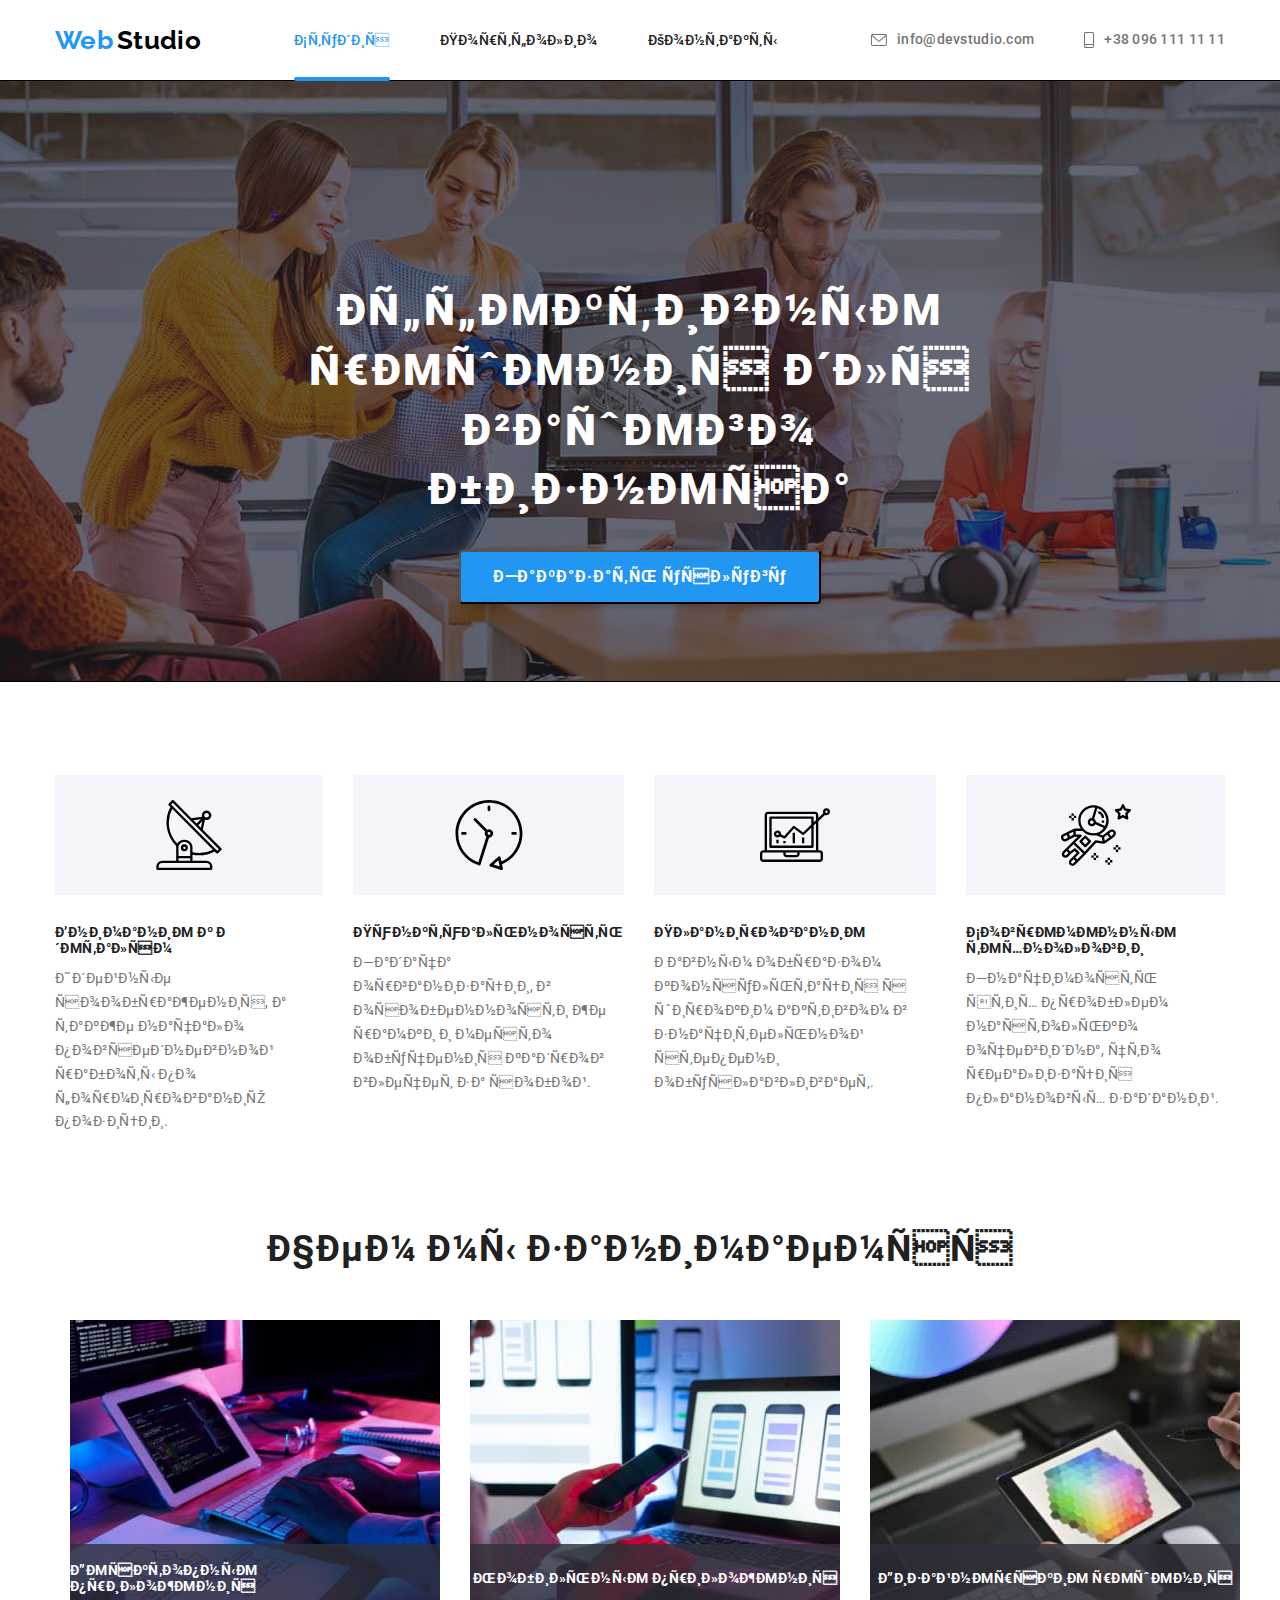
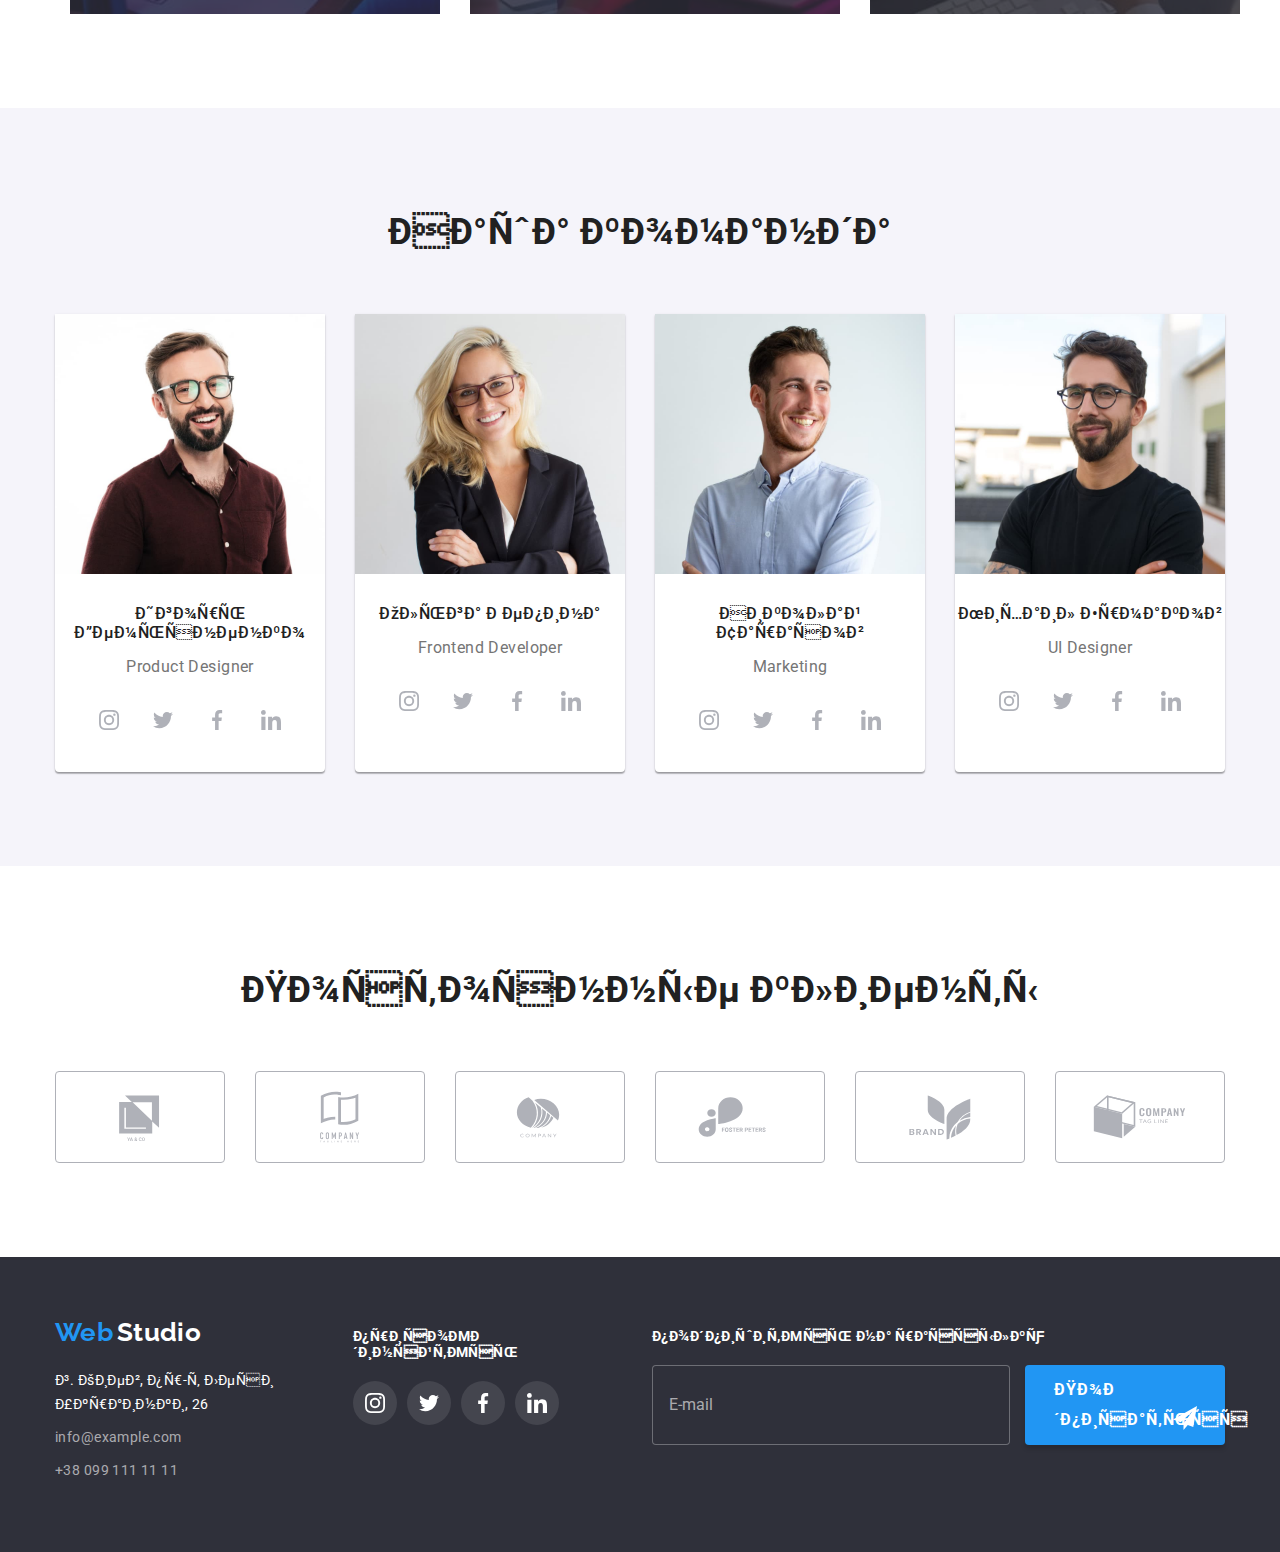
<file: index.html>
<!DOCTYPE html>
<html lang="ru">
  <head>
    <social-links__meta charset="UTF-8" />
    <social-links__meta http-equiv="X-UA-Compatible" content="IE=edge" />
    <social-links__meta name="viewport" content="width=device-width, initial-scale=1.0" />
    <title>Document</title>
    <link
      rel="stylesheet"
      href="https://cdnjs.cloudflare.com/ajax/libs/modern-normalize/1.1.0/modern-normalize.min.css"
    />
    <link rel="stylesheet" href="./css/main.min.css" />
    <link
      href="https://fonts.googleapis.com/css2?family=Raleway:wght@700&family=Roboto:wght@400;500;700;900&display=swap"
      rel="stylesheet"
    />
  </head>
  <body>
    <!--верняя линия-->
    <header class="header">
      <div class="header__container container">
        <nav class="navigation">
          <a href="/" lang="en" class="logo">
            <span class="logo__accent">Web</span>
            <span class="logo__nav">Studio</span>
          </a>

          <ul class="site-nav">
            <li class="site-nav__list">
              <a href="" class="site-nav__link--current site-nav__link link">Студия</a>
            </li>
            <li class="site-nav__list">
              <a href="./portfolio.html" class="site-nav__link link">Портфолио</a>
            </li>
            <li class="site-nav__list"><a href="" class="site-nav__link link">Контакты</a></li>
          </ul>
        </nav>
        <ul class="nav-contacts">
          <li class="nav-contacts__list">
            <a href="mailto:info@devstudio.com" class="nav-contacts__mail link">
              <svg class="envelope-logo" width="16" height="12">
                <use href="./images/symbol-defs.svg#envelope"></use></svg>info@devstudio.com</a>
          </li>
          <li class="nav-contacts__list">
            <a href="tel:+380961111111" class="nav-contacts__phone link">
              <svg class="smartphone-logo" width="10" height="16">
                <use href="./images/symbol-defs.svg#smartphone"></use></svg>+38 096 111 11 11</a>
          </li>
        </ul>
      </div>
    </header>

    <main>
      <!-- Шапка -->
      <section class="hero section">
        <div class="hero__container">
          <h1 class="hero__text">Эффективные решения для вашего бизнеса</h1>
          <button type="button" class="hero__button" data-modal-open>Заказать услугу</button>
          
        </div>
        
        
      </section>

      <!-- Особенности -->
      <section class="features section">
        <div class="features__container container">
          <h2 class="features__title--visually-hidden">Особенности</h2>
          <div class="features__item">
            <ul class="features__list">
              <li class="features__content">
                <div class="features__icons">
                  <svg class="features__icon" width="70" height="70">
                    <use href="./images/symbol-defs.svg#antenna"></use>
                  </svg>
                </div>
                <h3 class="features__name">Внимание к деталям</h3>
                <p class="features__text">
                  Идейные соображения, а также начало повседневной работы по
                  формированию позиции.
                </p>
              </li>
              <li class="features__content">
                <div class="features__icons">
                  <svg class="features_icon" width="70" height="70">
                    <use href="./images/symbol-defs.svg#clock"></use>
                  </svg>
                </div>
                <h3 class="features__name">Пунктуальность</h3>
                <p class="features__text">
                  Задача организации, в особенности же рамки и место обучения
                  кадров влечет за собой.
                </p>
              </li>
              <li class="features__content">
                <div class="features__icons">
                  <svg class="features__icon" width="70" height="70">
                    <use href="./images/symbol-defs.svg#diagram"></use>
                  </svg>
                </div>
                <h3 class="features__name">Планирование</h3>
                <p class="features__text">
                  Равным образом консультация с широким активом в значительной
                  степени обуславливает.
                </p>
              </li>
              <li class="features__content">
                <div class="features__icons">
                  <svg class="features__icon" width="70" height="70">
                    <use href="./images/symbol-defs.svg#astronaut"></use>
                  </svg>
                </div>
                <h3 class="features__name">Современные технологии</h3>
                <p class="features__text">
                  Значимость этих проблем настолько очевидна, что реализация
                  плановых заданий.
                </p>
              </li>
            </ul>
          </div>
        </div>
      </section>

      <!-- Чем мы занимаемся -->
      <section class="work-example section">
        <div class="business container">
          <h3 class="business__title">Чем мы занимаемся</h3>
          <ul class="business__list">
            <li class="business__item">
              <img
                src="./images/img1.jpg"
                alt="Разработка программного обеспечения"
                width="370"
                class="business__example"
              />
              <h4 class="business__details">
                Десктопные приложения
              </h4>
            </li>
            <li class="business__item">
              <img
                src="./images/img2.jpg"
                alt="Разработка мобильного приложения"
                width="370"
                class="business__example"
              />
              <h4 class="business__details">
                Мобильные приложения
              </h4>
            </li>
            <li class="business__item">
              <img
                src="./images/img3.jpg"
                alt="Графический дизайн"
                width="370"
                class="busines__example"
              />
              <h4 class="business__details">
                Дизайнерские решения
              </h4>
            </li>
          </ul>
        </div>
      </section>
      <!-- Наша команда -->
      <section class="people section">
        <div class="team container">
          <h3 class="team__title">Наша команда</h3>
          <ul class="team__item">
            <li class="team__list">
              <img
                src="./images/img-product-designer.jpg"
                alt="фото Игоря Демьяненко"
                width="270"
                class="team__img" />

              <div class="team__description">
                <h3 class="team__name">Игорь Демьяненко</h3>
                <p lang="en" class="team__occupation">Product Designer</p>
                <ul class="social-links">
                  <li class="social-links__list">
                    <a href="" class="social-links__meta">
                      <svg class="social-links__icon" width="20" height="20">
                        <use href="./images/symbol-defs.svg#instagram"></use>
                      </svg>
                    </a>
                  </li>
                  <li class="social-links__list">
                    <a href="" class="social-links__meta">
                      <svg class="social-links__icon" width="20" height="20">
                        <use href="./images/symbol-defs.svg#twitter"></use>
                      </svg>
                    </a>
                  </li>
                  <li class="social-links__list">
                    <a href="" class="social-links__meta">
                      <svg class="social-links__icon" width="20" height="20">
                        <use href="./images/symbol-defs.svg#facebook"></use>
                      </svg>
                    </a>
                  </li>
                  <li class="social-links__list">
                    <a href="" class="social-links__meta">
                      <svg class="social-links__icon" width="20" height="20">
                        <use href="./images/symbol-defs.svg#linkedin"></use>
                      </svg>
                    </a>
                  </li>
                </ul>
              </div>
              
            </li>
            <li class="team__list">
              <img
                src="./images/img-frontend-dev.jpg"
                alt="фото Ольги Репиной"
                width="270"
                class="team__img"
              />
              <div class="team__description">
                <h3 class="team__name">Ольга Репина</h3>
                <p lang="en" class="team__occupation">Frontend Developer</p>
                <ul class="social-links">
                  <li class="social-links__list">
                    <a href="" class="social-links__meta">
                      <svg class="social-links__icon" width="20" height="20">
                        <use href="./images/symbol-defs.svg#instagram"></use>
                      </svg>
                    </a>
                  </li>
                  <li class="social-links__list">
                    <a href="" class="social-links__meta">
                      <svg class="social-links__icon" width="20" height="20">
                        <use href="./images/symbol-defs.svg#twitter"></use>
                      </svg>
                    </a>
                  </li>
                  <li class="social-links__list">
                    <a href="" class="social-links__meta">
                      <svg class="social-links__icon" width="20" height="20">
                        <use href="./images/symbol-defs.svg#facebook"></use>
                      </svg>
                    </a>
                  </li>
                  <li class="social-links__list">
                    <a href="" class="social-links__meta">
                      <svg class="social-links__icon" width="20" height="20">
                        <use href="./images/symbol-defs.svg#linkedin"></use>
                      </svg>
                    </a>
                  </li>
                </ul>
              </div>
              
            </li>
            <li class="team__list">
              <img
                src="./images/img-marketing.jpg"
                alt="фото Николая Тарасова"
                width="270"
                class="team__img"
              />
              <div class="team__description">
                <h3 class="team__name">Николай Тарасов</h3>
                <p lang="en" class="team__occupation">Marketing</p>
                <ul class="social-links">
                  <li class="social-links__list">
                    <a href="" class="social-links__meta">
                      <svg class="social-links__icon" width="20" height="20">
                        <use href="./images/symbol-defs.svg#instagram"></use>
                      </svg>
                    </a>
                  </li>
                  <li class="social-links__list">
                    <a href="" class="social-links__meta">
                      <svg class="social-links__icon" width="20" height="20">
                        <use href="./images/symbol-defs.svg#twitter"></use>
                      </svg>
                    </a>
                  </li>
                  <li class="social-links__list">
                    <a href="" class="social-links__meta">
                      <svg class="social-links__icon" width="20" height="20">
                        <use href="./images/symbol-defs.svg#facebook"></use>
                      </svg>
                    </a>
                  </li>
                  <li class="social-links__list">
                    <a href="" class="social-links__meta">
                      <svg class="social-links__icon" width="20" height="20">
                        <use href="./images/symbol-defs.svg#linkedin"></use>
                      </svg>
                    </a>
                  </li>
                </ul>
              </div>
              
            </li>
            <li class="team__list">
              <img
                src="./images/img-designer2.jpg"
                alt="фото Михаила Ермакова"
                width="270"
                class="team__img"
              />
              <div class="team__description">
                <h3 class="team__name">Михаил Ермаков</h3>
                <p lang="en" class="team__occupation">UI Designer</p>
                <ul class="social-links">
                  <li class="social-links__list">
                    <a href="" class="social-links__meta">
                      <svg class="social-links__icon" width="20" height="20">
                        <use href="./images/symbol-defs.svg#instagram"></use>
                      </svg>
                    </a>
                  </li>
                  <li class="social-links__list">
                    <a href="" class="social-links__meta">
                      <svg class="social-links__icon" width="20" height="20">
                        <use href="./images/symbol-defs.svg#twitter"></use>
                      </svg>
                    </a>
                  </li>
                  <li class="social-links__list">
                    <a href="" class="social-links__meta">
                      <svg class="social-links__icon" width="20" height="20">
                        <use href="./images/symbol-defs.svg#facebook"></use>
                      </svg>
                    </a>
                  </li>
                  <li class="social-links__list">
                    <a href="" class="social-links__meta">
                      <svg class="social-links__icon" width="20" height="20">
                        <use href="./images/symbol-defs.svg#linkedin"></use>
                      </svg>
                    </a>
                  </li>
                </li>
                </ul>
              </div>
              
        </div>
      </section>
<!-- Постоянные клиенты -->
      <section class="clients section">
        <h3 class="clients__title">Постоянные клиенты</h3>
        <ul class="clients__name">
          <li class="clients__list">
            <a href="" class="clients__link">
              <svg class="clients__logo" width="106" height="60">
                <use href="./images/symbol-defs.svg#client-1"></use>
              </svg>
            </a>
          </li>
          <li class="clients__list">
            <a href="" class="clients__link">
              <svg class="clients__logo" width="106" height="60">
                <use href="./images/symbol-defs.svg#client-2"></use>
              </svg>
            </a>
          </li>
          <li class="clients__list">
            <a href="" class="clients__link">
              <svg class="clients__logo" width="106" height="60">
                <use href="./images/symbol-defs.svg#client-3"></use>
              </svg>
            </a>
          </li>
          <li class="clients__list">
            <a href="" class="clients__link">
              <svg class="clients__logo" width="106" height="60">
                <use href="./images/symbol-defs.svg#client-4"></use>
              </svg>
            </a>
          </li>
          <li class="clients__list">
            <a href="" class="clients__link">
              <svg class="clients__logo" width="106" height="60">
                <use href="./images/symbol-defs.svg#client-5"></use>
              </svg>
            </a>
          </li>
          <li class="clients__list">
            <a href="" class="clients__link">
              <svg class="clients__logo" width="106" height="60">
                <use href="./images/symbol-defs.svg#client-6"></use>
              </svg>
            </a>
          </li>
        </ul>
      </section>
      
  
             
    </main>
    <!-- Футер -->
    <footer class="footer section">
      <div class="footer__container container">
        <div>
          <a href="/" lang="en" class="logo footer__logo">
            <span class="logo__accent">Web</span>
            <span class="logo__nav logo__nav--white">Studio</span>
          </a>
          <address class="footer__address">
            г. Киев, пр-т Леси Украинки, 26
          </address>

          <ul class="footer__items">
            <li class="footer__list">
              <a href="mailto:info@example.com" class="footer__mail link"
                >info@example.com</a
              >
            </li>
            <li class="footer__list">
              <a href="tel:+380991111111" class="footer__phone link"
                >+38 099 111 11 11</a
              >
            </li>
          </ul>
        </div>

        <div class="footer__socials">
          <h3 class="footer__slogan">присоединяйтесь</h3>
          <ul class="socials">
            <li class="socials__list">
              <a href="" class="socials__item">
                <svg class="social-links__icon" width="20" height="20">
                  <use href="./images/symbol-defs.svg#instagram"></use>
                </svg>
              </a>
            </li>
            <li class="socials__list">
              <a href="" class="socials__item">
                <svg class="social-links__icon" width="20" height="20">
                  <use href="./images/symbol-defs.svg#twitter"></use>
                </svg>
              </a>
            </li>
            <li class="socials__list">
              <a href="" class="socials__item">
                <svg class="social-links__icon" width="20" height="20">
                  <use href="./images/symbol-defs.svg#facebook"></use>
                </svg>
              </a>
            </li>
            <li class="socials__list">
              <a href="" class="socials__item">
                <svg class="social-links__icon" width="20" height="20">
                  <use href="./images/symbol-defs.svg#linkedin"></use>
                </svg>
              </a>
            </li>
          </ul>
        </div>
        <div class="footer__form">
          <h3 class="footer__slogan">подпишитесь на рассылку</h3>
          <div class="footer__forms">
            <input type="footer__follow-mail" name="footer__follow-mail" id="footer__follow-mail"  placeholder="E-mail" />
            <button type="follow" class="footer__follow-button">Подписаться</button>
            <svg class="footer__send" width="24" height="24">
              <use href="./images/symbol-defs.svg#icon-send"></use>
            </svg>
          </div>
        </div>
      </div>
    </footer>

   <!-- Модальное окно --> 
    <div class="backdrop is-hidden" data-modal>
      <div class="modal">
        
        <button data-modal-close class="modal__button-close">
          <svg class="modal__btn-close" width="18" height="18">
            <use href="./images/symbol-defs.svg#close"></use></svg>
        </button>
        
        <form class="modal__form js-speaker-form">
          <b class="modal__slogan">Оставьте свои данные, мы вам перезвоним</b>
          <div class="form-field">
            <label for="name" class="form-field__label">Имя</label>
            <input
              type="text"
              class="form-field__input"
              name="name"
              id="name"
              placeholder=" "
              
            
            />
            <svg class="form-field__modal-icon" width="18" height="18">
              <use href="./images/symbol-defs.svg#person-modal"></use>
            </svg>
          
          </div>
    
          <div class="form-field">
            <label for="tel" class="form-field__label">Телефон</label>
            <input type="tel" class="form-field__input" name="tel" id="tel" placeholder=" "  />
            <svg class="form-field__modal-icon" width="18" height="18">
              <use href="./images/symbol-defs.svg#phone-modal"></use>
            </svg>
          </div>
    
          <div class="form-field">
            <label for="mail" class="form-field__label">Почта</label>
            <input type="email" class="form-field__input" name="mail" id="mail" placeholder=" " />
            <svg class="form-field__modal-icon" width="18" height="18">
              <use href="./images/symbol-defs.svg#email-modal"></use>
            </svg>
          </div>
          <div class="form-field form-field__option">
            <label for="comment" class="form-field__label">Комментарий</label>
            <textarea
              class="form-field__comment"
              name="comment"
              id="comment"
              
              placeholder="Введите текст"
            ></textarea>
          </div>
    
          <div class="form-field form-field__checkbox">
            <input type="checkbox" name="policy" id="form-field__policy-input" />
            
              <svg class="form-field__icon" width="16" height="15">
                <use href="./images/symbol-defs.svg#icon-check"></use>
              </svg>
            
            <label for="form-field__policy-input" class="form-field__policy-label">Соглашаюсь с рассылкой и принимаю <a href="" class="form-field__policy-link">Условия договора</a></label>
          </div>
    
          <button type="submit" class="form-field__submit-button">Отправить</button>
        </form>
      </div>
    </div>
    <script src="./js/modal.js"></script>
  </body>
</html>
</file>
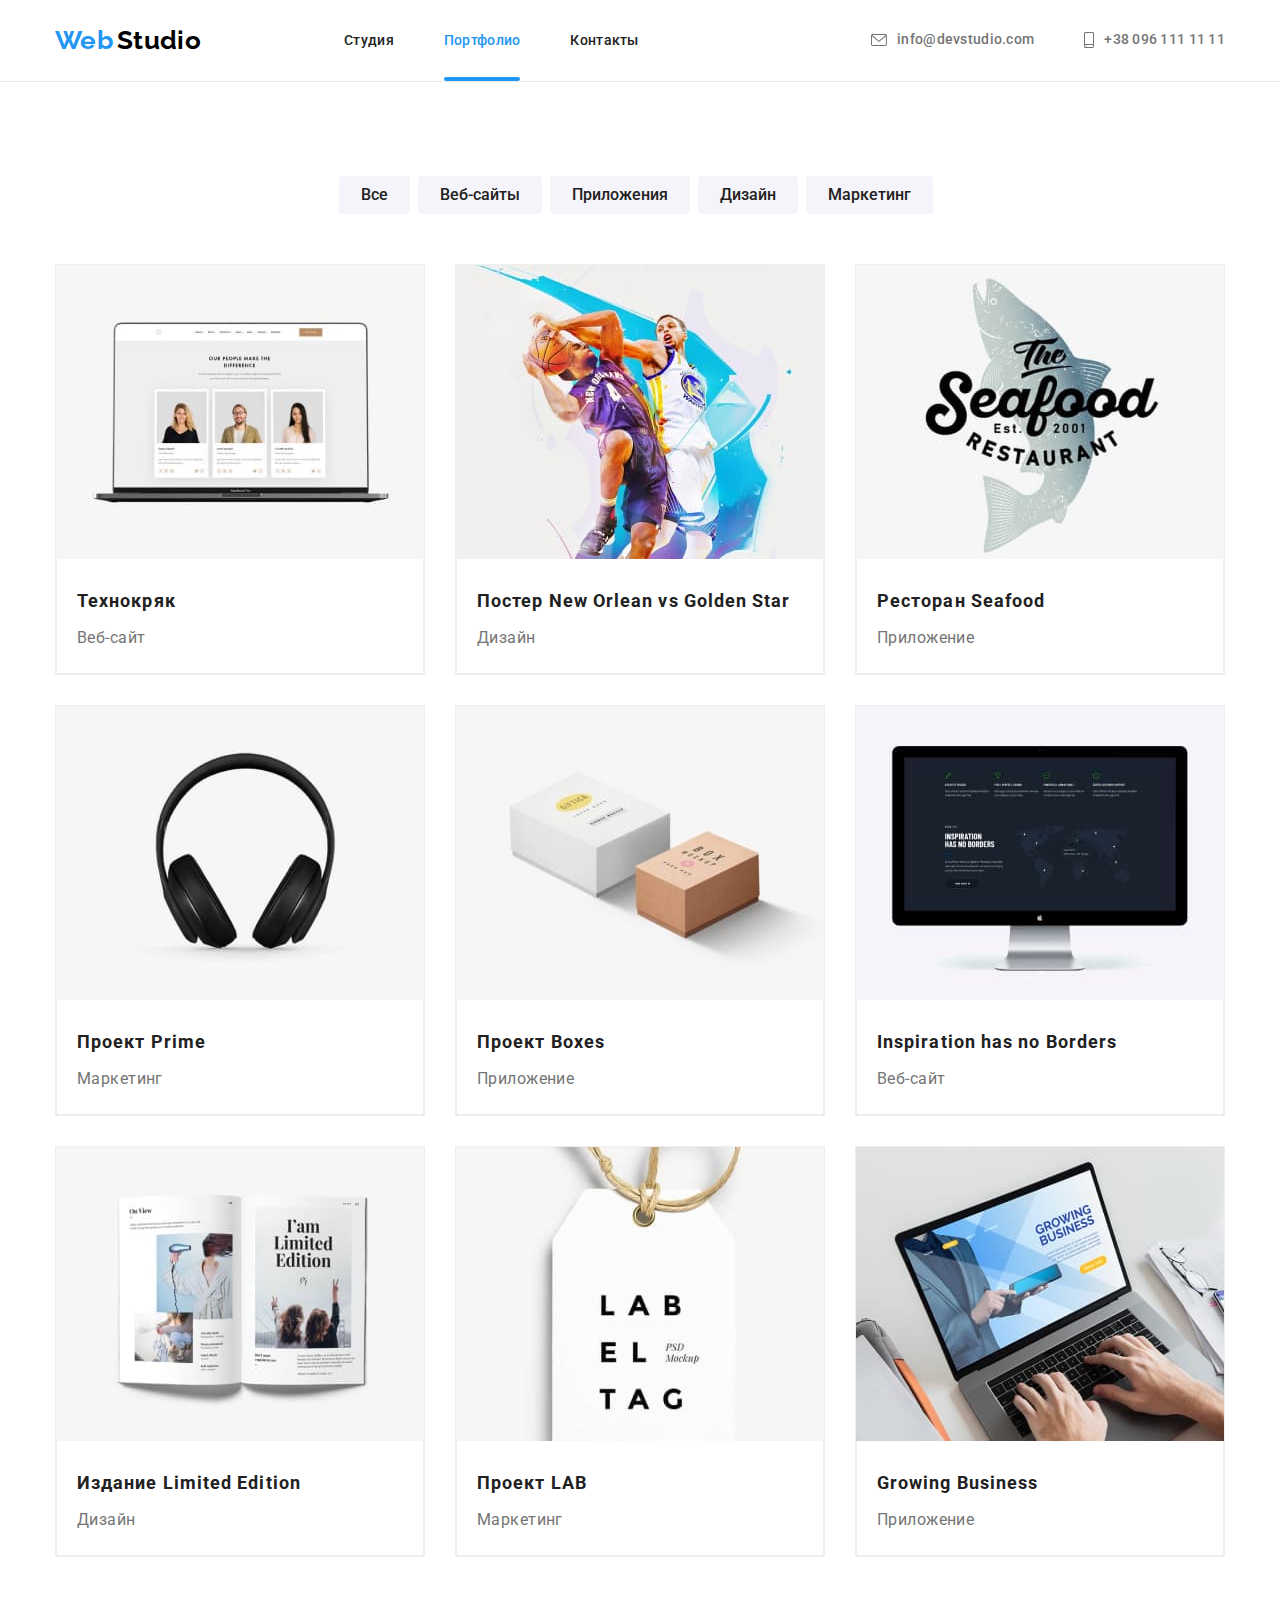
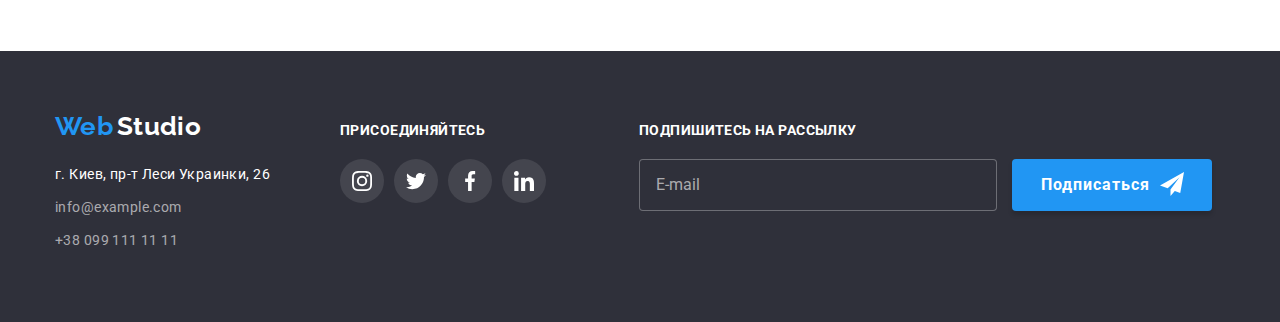
<file: portfolio.html>
<!DOCTYPE html>
<html lang="ru">
  <head>
    <meta charset="UTF-8" />
    <meta http-equiv="X-UA-Compatible" content="IE=edge" />
    <meta name="viewport" content="width=device-width, initial-scale=1.0" />
    <title>Document</title>
    <link
      rel="stylesheet"
      href="https://cdnjs.cloudflare.com/ajax/libs/modern-normalize/1.1.0/modern-normalize.min.css"
    />
    <link rel="stylesheet" href="./css/main.min.css" />
    <link
      href="https://fonts.googleapis.com/css2?family=Raleway:wght@700&family=Roboto:wght@400;500;700;900&display=swap"
      rel="stylesheet"
    />
  </head>
  <body>
    <!--верняя линия-->
    <header class="header header--underlined">
      <div class="header__container container">
        <nav class="navigation">
          <a href="/" lang="en" class="logo">
            <span class="logo__accent">Web</span>
            <span class="logo__nav">Studio</span>
          </a>

          <ul class="site-nav">
            <li class="site-nav__list">
            <li class="site-nav__list"><a href="./index.html" class="site-nav__link link">Студия</a></li>
            <li class="site-nav__list">
              <a href="" class="site-nav__link--current site-nav__link link">Портфолио</a>
            </li>
            <li class="site-nav__list"><a href="" class="site-nav__link link">Контакты</a></li>
          </ul>
        </nav>
        <ul class="nav-contacts">
          <li class="nav-contacts__list">
            <a href="mailto:info@devstudio.com" class="nav-contacts__mail link">
              <svg class="envelope-logo" width="16" height="12">
                <use href="./images/symbol-defs.svg#envelope"></use></svg>info@devstudio.com</a>
          </li>
          <li class="nav-contacts__list">
            <a href="tel:+380961111111" class="nav-contacts__phone link">
              <svg class="smartphone-logo" width="10" height="16">
                <use href="./images/symbol-defs.svg#smartphone"></use></svg>+38 096 111 11 11</a>
          </li>
        </ul>
      </div>
    </header>

    <main>
      <section class="section">
        <!-- Фильтры -->
        <div class="filter container">
          <h1 class="filter__title filter__title--visually-hidden">Фильтры отбора</h1>
          <ul class="filter__buttons">
            <li class="filter__list">
              <button type="button" class="filter__item">Все</button>
            </li>
            <li class="list">
              <button type="button" class="filter__item">Веб-сайты</button>
            </li>
            <li class="list">
              <button type="button" class="filter__item">Приложения</button>
            </li>
            <li class="list">
              <button type="button" class="filter__item">Дизайн</button>
            </li>
            <li class="list">
              <button type="button" class="filter__item">Маркетинг</button>
            </li>
          </ul>
        </div>

        <!-- Портфолио работ -->
        <div class="portfolio container">
          <h2 class="portfolio__title--visually-hidden">Портфолио работ</h2>
          <ul class="portfolio__items">
            <li class="portfolio__list">
               <div class="portfolio__thumb">              
              <a href="" class="link portfolio__overlay">
                <img
                  src="./images/img-project1.jpg"
                  alt="Веб-сайт компании Технокряк"
                  width="370"
                  class="portfolio__img"
                />
              
               <div class="portfolio__description">
                <p >
                  Технокряк это современная площадка распространения коронавируса. Компании используют эту платформу для цифрового шпионажа и атак на защищённые сервера конкурентов.
                  </p>  
               </div>  
              </div> 
                <div class="portfolio__content">
                  <h3 class="portfolio__caption">Технокряк</h3>
                  <p class="portfolio__text">Веб-сайт</p>
                </div>
                  </a>
              
            </li>
            <li class="portfolio__list">
              <div class="portfolio__thumb">              
              <a href="" class="link portfolio__overlay">
                <img
                  src="./images/img-project2.jpg"
                  alt="Дизайн постера"
                  width="370"
                  class="portfolio__img"
                />
                <div class="portfolio__description">
                  <p >
                    Технокряк это современная площадка распространения коронавируса. Компании используют эту платформу для цифрового шпионажа и атак на защищённые сервера конкурентов.
                    </p>  
                 </div>  
                </div> 
                <div class="portfolio__content">
                  <h3 class="portfolio__caption">
                    Постер New Orlean vs Golden Star
                  </h3>
                  <p class="portfolio__text">Дизайн</p>
                </div>
              </a>
            </li>
            <li class="portfolio__list">
              <div class="portfolio__thumb">             
              <a href="" class="link portfolio__overlay">
                <img
                  src="./images/img-project3.jpg"
                  alt="Приложение для ресторана"
                  width="370"
                  class="portfolio__img"
                />
                <div class="portfolio__description">
                  <p >
                    Технокряк это современная площадка распространения коронавируса. Компании используют эту платформу для цифрового шпионажа и атак на защищённые сервера конкурентов.
                    </p>  
                 </div>  
                </div> 
                <div class="portfolio__content">
                  <h3 class="portfolio__caption">Ресторан Seafood</h3>
                  <p class="portfolio__text">Приложение</p>
                </div>
              </a>
            </li>
            <li class="portfolio__list">
              <div class="portfolio__thumb">
              <a href="" class="link portfolio__overlay">
                <img
                  src="./images/img-project4.jpg"
                  alt="Маркетинговые стратегии"
                  width="370"
                  class="portfolio__img"
                />
                <div class="portfolio__description">
                  <p >
                    Технокряк это современная площадка распространения коронавируса. Компании используют эту платформу для цифрового шпионажа и атак на защищённые сервера конкурентов.
                    </p>  
                 </div>  
                </div> 
                <div class="portfolio__content">
                  <h3 class="portfolio__caption">Проект Prime</h3>
                  <p class="portfolio__text">Маркетинг</p>
                </div>
              </a>
            </li>
            <li class="portfolio__list">
              <div class="portfolio__thumb">                  
              <a href="" class="link portfolio__overlay">
                <img
                  src="./images/img-project5.jpg"
                  alt="Логотип приложения"
                  width="370"
                  class="portfolio__img"
                />
                <div class="portfolio__description">
                  <p >
                    Технокряк это современная площадка распространения коронавируса. Компании используют эту платформу для цифрового шпионажа и атак на защищённые сервера конкурентов.
                    </p>  
                 </div>  
                </div> 
                <div class="portfolio__content">
                  <h3 class="portfolio__caption">Проект Boxes</h3>
                  <p class="portfolio__text">Приложение</p>
                </div>
              </a>
            </li>
            <li class="portfolio__list">
              <div class="portfolio__thumb">                 
              <a href="" class="link portfolio__overlay">
                <img
                  src="./images/img-project6.jpg"
                  alt="Дизайн веб-сайта"
                  width="370"
                  class="portfolio__img"
                />
                <div class="portfolio__description">
                  <p >
                    Технокряк это современная площадка распространения коронавируса. Компании используют эту платформу для цифрового шпионажа и атак на защищённые сервера конкурентов.
                    </p>  
                 </div>  
                </div> 
                <div class="portfolio__content">
                  <h3 lang="en" class="portfolio__caption">
                    Inspiration has no Borders
                  </h3>
                  <p class="portfolio__text">Веб-сайт</p>
                </div>
              </a>
            </li>
            <li class="portfolio__list">
              <div class="portfolio__thumb">                  
              <a href="" class="link portfolio__overlay">
                <img
                  src="./images/img-project7.jpg"
                  alt="Дизайн для печатного издания"
                  width="370"
                  class="portfolio__img"
                />
                <div class="portfolio__description">
                  <p >
                    Технокряк это современная площадка распространения коронавируса. Компании используют эту платформу для цифрового шпионажа и атак на защищённые сервера конкурентов.
                    </p>  
                 </div>  
                </div> 
                <div class="portfolio__content">
                  <h3 class="portfolio__caption">Издание Limited Edition</h3>
                  <p class="portfolio__text">Дизайн</p>
                </div>
              </a>
            </li>
            <li class="portfolio__list">
              <div class="portfolio__thumb">                 
              <a href="" class="link portfolio__overlay">
                <img
                  src="./images/img-project8.jpg"
                  alt="Дизайн проекта LAB"
                  width="370"
                  class="portfolio__img"
                />
                <div class="portfolio__description">
                  <p >
                    Технокряк это современная площадка распространения коронавируса. Компании используют эту платформу для цифрового шпионажа и атак на защищённые сервера конкурентов.
                    </p>  
                 </div>  
                </div> 
                <div class="portfolio__content">
                  <h3 class="portfolio__caption">Проект LAB</h3>
                  <p class="portfolio__text">Маркетинг</p>
                </div>
              </a>
            </li>
            <li class="portfolio__list">
              <div class="portfolio__thumb">                  
              <a href="" class="link portfolio__overlay">
                <img
                  src="./images/img-project9.jpg"
                  alt="Дизайн приложения "
                  width="370"
                  class="portfolio__img"
                />
                <div class="portfolio__description">
                  <p >
                    Технокряк это современная площадка распространения коронавируса. Компании используют эту платформу для цифрового шпионажа и атак на защищённые сервера конкурентов.
                    </p>  
                 </div>  
                </div> 
                <div class="portfolio__content">
                  <h3 lang="en" class="portfolio__caption">Growing Business</h3>
                  <p class="portfolio__text">Приложение</p>
                </div>
              </a>
            </li>
          </ul>
        </div>
      </section>
    </main>
    <!-- Футер -->
    <footer class="footer section">
      <div class="footer__container container">
        <div>
          <a href="/" lang="en" class="logo footer__logo">
            <span class="logo__accent">Web</span>
            <span class="logo__nav logo__nav--white">Studio</span>
          </a>
          <address class="footer__address">
            г. Киев, пр-т Леси Украинки, 26
          </address>

          <ul class="footer__items">
            <li class="footer__list">
              <a href="mailto:info@example.com" class="footer__mail link"
                >info@example.com</a
              >
            </li>
            <li class="footer__list">
              <a href="tel:+380991111111" class="footer__phone link"
                >+38 099 111 11 11</a
              >
            </li>
          </ul>
        </div>

        <div class="footer__socials">
          <h3 class="footer__slogan">присоединяйтесь</h3>
          <ul class="socials">
            <li class="socials__list">
              <a href="" class="socials__item">
                <svg class="social-links__icon" width="20" height="20">
                  <use href="./images/symbol-defs.svg#instagram"></use>
                </svg>
              </a>
            </li>
            <li class="socials__list">
              <a href="" class="socials__item">
                <svg class="social-links__icon" width="20" height="20">
                  <use href="./images/symbol-defs.svg#twitter"></use>
                </svg>
              </a>
            </li>
            <li class="socials__list">
              <a href="" class="socials__item">
                <svg class="social-links__icon" width="20" height="20">
                  <use href="./images/symbol-defs.svg#facebook"></use>
                </svg>
              </a>
            </li>
            <li class="socials__list">
              <a href="" class="socials__item">
                <svg class="social-links__icon" width="20" height="20">
                  <use href="./images/symbol-defs.svg#linkedin"></use>
                </svg>
              </a>
            </li>
          </ul>
        </div>
        <div class="footer__form">
          <h3 class="footer__slogan">подпишитесь на рассылку</h3>
          <div class="footer__forms">
            <input type="footer__follow-mail" name="footer__follow-mail" id="footer__follow-mail"  placeholder="E-mail" />
            <button type="follow" class="footer__follow-button">Подписаться</button>
            <svg class="footer__send" width="24" height="24">
              <use href="./images/symbol-defs.svg#icon-send"></use>
            </svg>
          </div>
        </div>
      </div>
    </footer>
  </body>
</html>
</file>
<file: css/main.min.css>
body{background-color:#fff;color:#757575;font-family:Roboto,sans-serif;letter-spacing:0.03em;font-weight:400;font-size:14px}.container{margin-left:auto;margin-right:auto;width:1200px;padding-left:15px;padding-right:15px}.section{padding-top:94px;padding-bottom:94px}h1,h2,h3,h4,p{margin:0}ul{padding:0;margin:0}li{list-style:none}.header--underlined{border-bottom-width:1px;border-bottom-style:solid;border-bottom-color:#ECECEC}.header__container{display:-webkit-box;display:-ms-flexbox;display:flex;-webkit-box-align:center;-ms-flex-align:center;align-items:center;padding-top:0;padding-bottom:0}.navigation{display:-webkit-box;display:-ms-flexbox;display:flex;-webkit-box-align:center;-ms-flex-align:center;align-items:center}.logo{text-decoration:none;color:#000000;-webkit-transition:color 250ms cubic-bezier(0.4, 0, 0.2, 1);transition:color 250ms cubic-bezier(0.4, 0, 0.2, 1)}.logo:hover,.logo:focus{color:#2196f3}.logo__accent,.logo__nav{font-family:Raleway,sans-serif;font-weight:700;font-size:26px;line-height:1.19}.logo__accent{color:#2196f3;-webkit-transition:color 250ms cubic-bezier(0.4, 0, 0.2, 1);transition:color 250ms cubic-bezier(0.4, 0, 0.2, 1)}.site-nav{display:-webkit-box;display:-ms-flexbox;display:flex;margin-left:93px}.site-nav__list{padding-top:32px;padding-bottom:32px;position:relative;display:block}.site-nav__list:not(:last-child){margin-right:50px}.site-nav__link{font-weight:500;font-size:14px;line-height:1.14;letter-spacing:0.02em;text-decoration:none;color:#212121;-webkit-transition:color 250ms cubic-bezier(0.4, 0, 0.2, 1);transition:color 250ms cubic-bezier(0.4, 0, 0.2, 1)}.site-nav__link--current{color:#2196f3}.site-nav__link--current::after{display:inline-block;content:"";height:4px;width:100%;background-color:#2196f3;position:absolute;left:0;bottom:0;border-radius:2px}.nav-contacts{display:-webkit-box;display:-ms-flexbox;display:flex;margin-left:auto}.nav-contacts__list{display:block}.nav-contacts__list:last-child{margin-left:50px}.nav-contacts__mail,.nav-contacts__phone{display:-webkit-box;display:-ms-flexbox;display:flex;-webkit-box-align:center;-ms-flex-align:center;align-items:center;color:#757575;fill:#757575;font-weight:500;font-size:14px;line-height:1.14;letter-spacing:0.02em}.link:hover,.link:focus{fill:#2196f3;color:#2196f3}.envelope-logo,.smartphone-logo{margin-right:10px}.hero{padding-top:200px;padding-bottom:200px;background-color:#2f303a;max-width:1600px;height:600px;margin-left:auto;margin-right:auto;outline:1px solid black;background-image:-webkit-gradient(linear, left top, right top, from(rgba(47,48,58,0.4)), to(rgba(47,48,58,0.4))),url("../images/Img-hero.jpg");background-image:linear-gradient(to right, rgba(47,48,58,0.4), rgba(47,48,58,0.4)),url("../images/Img-hero.jpg");background-repeat:no-repeat;background-position:center;background-size:cover}.hero__container{text-align:center}.hero__text{margin-top:0;margin-bottom:30px;font-weight:900;font-size:44px;line-height:1.36;text-align:center;width:696px;margin-left:auto;margin-right:auto;letter-spacing:0.06em;text-transform:uppercase;color:#fff}.hero__button{background-color:#2196f3;-webkit-box-shadow:0px 4px 4px rgba(0,0,0,0.15);box-shadow:0px 4px 4px rgba(0,0,0,0.15);border-radius:4px;padding:10px 32px;min-width:200px;font-weight:700;font-size:16px;line-height:1.88;text-align:center;letter-spacing:0.06em;color:#fff}.hero__button:hover,.hero__button:focus{cursor:pointer;background-color:#188CE8}.features__title--visually-hidden{position:absolute;clip:rect(0 0 0 0);width:1px;height:1px;margin:-1px}.features__item{display:-webkit-box;display:-ms-flexbox;display:flex}.features__list{display:-webkit-box;display:-ms-flexbox;display:flex}.features__content:not(:last-child){margin-right:30px}.features__icons{background-color:#f5f4fa;height:120px;display:-webkit-box;display:-ms-flexbox;display:flex;-webkit-box-pack:center;-ms-flex-pack:center;justify-content:center;-webkit-box-align:center;-ms-flex-align:center;align-items:center}.features__name{font-weight:700;font-size:14px;line-height:1.14;text-transform:uppercase;color:#212121;margin-top:30px;margin-bottom:10px}.features__text{line-height:1.71;margin:0}.work-example{padding-top:0}.business__title{font-weight:700;font-size:36px;line-height:42px;text-align:center;letter-spacing:0.03em;color:#212121;margin-top:0;margin-bottom:50px}.business__list{display:-webkit-box;display:-ms-flexbox;display:flex;padding:0 15px}.business__item{position:relative;margin-right:30px}.business__item:last-child{margin-right:0}.business__details{font-weight:700;line-height:1.14;text-transform:uppercase;color:#fff;background-color:rgba(47,48,58,0.8);display:-webkit-box;display:-ms-flexbox;display:flex;height:70px;width:370px;-webkit-box-pack:center;-ms-flex-pack:center;justify-content:center;-webkit-box-align:center;-ms-flex-align:center;align-items:center;position:absolute;bottom:0;right:0}img{display:block;height:auto}.people{background-color:#f5f4fa}.team__title{font-weight:700;font-size:36px;line-height:1.7;text-align:center;color:#212121;margin-top:0;margin-bottom:50px;min-width:264px}.team__item{display:-webkit-box;display:-ms-flexbox;display:flex}.team__list{background-color:#fff;-webkit-box-shadow:0px 1px 3px rgba(0,0,0,0.12),0px 1px 1px rgba(0,0,0,0.14),0px 2px 1px rgba(0,0,0,0.2);box-shadow:0px 1px 3px rgba(0,0,0,0.12),0px 1px 1px rgba(0,0,0,0.14),0px 2px 1px rgba(0,0,0,0.2);border-radius:0px 0px 4px 4px}.team__list:not(:first-child){margin-left:30px}.team__description{padding-top:30px;padding-bottom:30px}.team__name{font-weight:500;font-size:16px;line-height:1.19;text-align:center;color:#212121;margin-bottom:10px;margin-top:0}.team__occupation{font-size:16px;line-height:1.9;text-align:center;margin-bottom:0;margin-top:0}.social-links{display:-webkit-box;display:-ms-flexbox;display:flex;-webkit-box-pack:center;-ms-flex-pack:center;justify-content:center}.social-links__list{margin-right:0px;margin-top:16px;margin-left:0}.social-links__list:not(:last-child){margin-right:10px}.social-links__meta{display:-webkit-box;display:-ms-flexbox;display:flex;width:44px;height:44px;border-radius:50%;fill:#afb1b8;-webkit-box-pack:center;-ms-flex-pack:center;justify-content:center;-webkit-box-align:center;-ms-flex-align:center;align-items:center;-webkit-transition:background-color 250ms cubic-bezier(0.4, 0, 0.2, 1),fill 250ms cubic-bezier(0.4, 0, 0.2, 1);transition:background-color 250ms cubic-bezier(0.4, 0, 0.2, 1),fill 250ms cubic-bezier(0.4, 0, 0.2, 1)}.social-links__meta:hover,.social-links__meta:focus{background-color:#2196f3;fill:#fff}.clients__title{font-weight:700;font-size:36px;line-height:1.7;text-align:center;color:#212121;margin-top:0;margin-bottom:50px;min-width:264px}.clients__name{display:-webkit-box;display:-ms-flexbox;display:flex;-webkit-box-pack:center;-ms-flex-pack:center;justify-content:center}.clients__list:not(:last-child){margin-right:30px}.clients__link{padding:16px 32px;display:-webkit-box;display:-ms-flexbox;display:flex;width:170px;height:92px;fill:#afb1b8;border:1px solid #afb1b8;-webkit-box-sizing:border-box;box-sizing:border-box;border-radius:4px;-webkit-transition:border-color 250ms cubic-bezier(0.4, 0, 0.2, 1),fill 250ms cubic-bezier(0.4, 0, 0.2, 1);transition:border-color 250ms cubic-bezier(0.4, 0, 0.2, 1),fill 250ms cubic-bezier(0.4, 0, 0.2, 1)}.clients__link:hover,.clients__link:focus{fill:#2196f3;border-color:#2196f3}.footer__container,.socials,.footer__forms{display:-webkit-box;display:-ms-flexbox;display:flex}.footer{line-height:1.71;color:#fff;background-color:#2f303a;padding-top:60px;padding-bottom:60px}.footer__logo{display:block;margin-bottom:20px}.footer__address{font-style:normal;margin-bottom:9px}.footer__mail,.footer__phone{display:block;margin-bottom:9px;color:rgba(255,255,255,0.6);-webkit-transition:color 250ms cubic-bezier(0.4, 0, 0.2, 1);transition:color 250ms cubic-bezier(0.4, 0, 0.2, 1)}.footer__list{color:rgba(255,255,255,0.6)}.logo__nav--white{color:#fff}.footer__mail:hover,.footer__phone:hover,.footer__mail:focus,.foote__phone:focus{color:#2196f3}.link{text-decoration:none}.footer__socials{margin-left:70px;margin-top:12px}.footer__slogan{text-transform:uppercase;font-weight:700;line-height:1.14;letter-spacing:0.03em;font-size:14px;margin-bottom:20px}.socials__list:not(:last-child){margin-right:10px}.socials__item{display:-webkit-box;display:-ms-flexbox;display:flex;width:44px;height:44px;border-radius:50%;fill:#fff;background-color:rgba(255,255,255,0.1);-webkit-box-pack:center;-ms-flex-pack:center;justify-content:center;-webkit-box-align:center;-ms-flex-align:center;align-items:center;-webkit-transition:background-color 250ms cubic-bezier(0.4, 0, 0.2, 1);transition:background-color 250ms cubic-bezier(0.4, 0, 0.2, 1)}.socials__item:hover,.socials__item:focus{background-color:#2196f3}.footer__form{margin-left:93px;margin-top:12px}.footer__forms{position:relative}#footer__follow-mail{margin:0;font-size:16px;line-height:1.25;padding:15px 16px;width:358px;border:1px solid rgba(255,255,255,0.3);border-radius:4px;background-color:#2f303a;margin-right:15px;outline:none;color:#fff}#footer__follow-mail::-webkit-input-placeholder{color:rgba(255,255,255,0.6)}#footer__follow-mail:-ms-input-placeholder{color:rgba(255,255,255,0.6)}#footer__follow-mail::-ms-input-placeholder{color:rgba(255,255,255,0.6)}#footer__follow-mail::placeholder{color:rgba(255,255,255,0.6)}.footer__follow-button{display:block;text-align:left;width:200px;background-color:#2196f3;color:#fff;padding-top:10px;padding-bottom:10px;padding-left:29px;padding-right:28px;-webkit-box-shadow:0px 4px 4px rgba(0,0,0,0.15);box-shadow:0px 4px 4px rgba(0,0,0,0.15);border-radius:4px;font-weight:700;font-size:16px;line-height:1.875;letter-spacing:0.06em;border:none}.footer__send{position:absolute;bottom:15px;right:28px;margin-left:10px;fill:#fff}.filter{margin-bottom:50px}.filter__title--visually-hidden{position:absolute;clip:rect(0 0 0 0);width:1px;height:1px;margin:-1px}.filter__buttons{display:-webkit-box;display:-ms-flexbox;display:flex;-webkit-box-pack:center;-ms-flex-pack:center;justify-content:center}.filter__item{font-family:Roboto,sans-serif;background-color:#f5f4fa;color:#212121;border-radius:4px;border:none;padding:6px 22px;margin-right:8px;font-weight:500;font-size:16px;line-height:1.62;text-align:center;-webkit-transition:background-color 250ms cubic-bezier(0.4, 0, 0.2, 1),color 250ms cubic-bezier(0.4, 0, 0.2, 1),border-color 250ms cubic-bezier(0.4, 0, 0.2, 1),-webkit-box-shadow 250ms cubic-bezier(0.4, 0, 0.2, 1);transition:background-color 250ms cubic-bezier(0.4, 0, 0.2, 1),color 250ms cubic-bezier(0.4, 0, 0.2, 1),border-color 250ms cubic-bezier(0.4, 0, 0.2, 1),-webkit-box-shadow 250ms cubic-bezier(0.4, 0, 0.2, 1);transition:background-color 250ms cubic-bezier(0.4, 0, 0.2, 1),color 250ms cubic-bezier(0.4, 0, 0.2, 1),border-color 250ms cubic-bezier(0.4, 0, 0.2, 1),box-shadow 250ms cubic-bezier(0.4, 0, 0.2, 1);transition:background-color 250ms cubic-bezier(0.4, 0, 0.2, 1),color 250ms cubic-bezier(0.4, 0, 0.2, 1),border-color 250ms cubic-bezier(0.4, 0, 0.2, 1),box-shadow 250ms cubic-bezier(0.4, 0, 0.2, 1),-webkit-box-shadow 250ms cubic-bezier(0.4, 0, 0.2, 1)}.filter__item:focus,.filter__item:hover{background-color:#2196f3;border-color:#2196f3;color:#fff;cursor:pointer;-webkit-box-shadow:0px 3px 1px rgba(0,0,0,0.1),0px 1px 2px rgba(0,0,0,0.08),0px 2px 2px rgba(0,0,0,0.12);box-shadow:0px 3px 1px rgba(0,0,0,0.1),0px 1px 2px rgba(0,0,0,0.08),0px 2px 2px rgba(0,0,0,0.12)}.portfolio{padding-top:0;margin-top:0}.portfolio__title--visually-hidden{position:absolute;clip:rect(0 0 0 0);width:1px;height:1px;margin:-1px}.portfolio__items{display:-webkit-box;display:-ms-flexbox;display:flex;-ms-flex-wrap:wrap;flex-wrap:wrap}.portfolio__list{margin-right:30px;margin-bottom:30px;width:370px;border:1px solid #eeeeee;-webkit-transition:-webkit-box-shadow 250ms cubic-bezier(0.4, 0, 0.2, 1);transition:-webkit-box-shadow 250ms cubic-bezier(0.4, 0, 0.2, 1);transition:box-shadow 250ms cubic-bezier(0.4, 0, 0.2, 1);transition:box-shadow 250ms cubic-bezier(0.4, 0, 0.2, 1), -webkit-box-shadow 250ms cubic-bezier(0.4, 0, 0.2, 1)}.portfolio__list:nth-child(3n){margin-right:0}.portfolio__list:nth-last-child(-n+3){margin-bottom:0}.portfolio__list:hover,.portfolio__list:focus{-webkit-box-shadow:0px 1px 1px rgba(0,0,0,0.12),0px 4px 4px rgba(0,0,0,0.06),1px 4px 6px rgba(0,0,0,0.16);box-shadow:0px 1px 1px rgba(0,0,0,0.12),0px 4px 4px rgba(0,0,0,0.06),1px 4px 6px rgba(0,0,0,0.16)}.portfolio__thumb{position:relative;overflow:hidden}.portfolio__img{margin-bottom:0}.portfolio__content{background:#fff;-webkit-box-sizing:border-box;box-sizing:border-box;border-right-width:1px;border-right-style:solid;border-right-color:#eeeeee;border-bottom-width:1px;border-bottom-style:solid;border-bottom-color:#eeeeee;border-left-width:1px;border-left-style:solid;border-left-color:#eeeeee;padding:24px 20px 20px 20px}.portfolio__caption{color:#212121;font-weight:700;font-size:18px;line-height:2;letter-spacing:0.06em;margin-bottom:4px}.portfolio__text{font-size:16px;line-height:1.875;color:#757575}.portfolio__description{position:absolute;font-size:18px;line-height:1.56;color:#fff;background-color:rgba(33,150,243,0.9);padding-top:63px;padding-left:24px;padding-right:24px;padding-bottom:63px;top:0;left:0;-webkit-transform:translateY(100%);transform:translateY(100%);opacity:0;-webkit-transition:opacity 250ms cubic-bezier(0.4, 0, 0.2, 1),-webkit-transform 250ms cubic-bezier(0.4, 0, 0.2, 1);transition:opacity 250ms cubic-bezier(0.4, 0, 0.2, 1),-webkit-transform 250ms cubic-bezier(0.4, 0, 0.2, 1);transition:transform 250ms cubic-bezier(0.4, 0, 0.2, 1),opacity 250ms cubic-bezier(0.4, 0, 0.2, 1);transition:transform 250ms cubic-bezier(0.4, 0, 0.2, 1),opacity 250ms cubic-bezier(0.4, 0, 0.2, 1),-webkit-transform 250ms cubic-bezier(0.4, 0, 0.2, 1)}.portfolio__list:hover .portfolio__description,.portfolio__list:focus .portfolio__description{-webkit-transform:translateX(0);transform:translateX(0);opacity:1}.backdrop{position:fixed;top:0;left:50%;-webkit-transform:translateX(-50%);transform:translateX(-50%);width:100%;height:1024px;background-color:rgba(0,0,0,0.2);opacity:1;-webkit-transition:opacity 250ms cubic-bezier(0.4, 0, 0.2, 1);transition:opacity 250ms cubic-bezier(0.4, 0, 0.2, 1)}.backdrop.is-hidden{opacity:0;pointer-events:none}.modal{position:absolute;top:50%;left:50%;-webkit-transform:translate(-50%, -50%) scale(1);transform:translate(-50%, -50%) scale(1);min-height:581px;min-width:528px;padding:0;margin:0;background-color:#fff;-webkit-box-shadow:0px 1px 3px rgba(0,0,0,0.12),0px 1px 1px rgba(0,0,0,0.14),0px 2px 1px rgba(0,0,0,0.2);box-shadow:0px 1px 3px rgba(0,0,0,0.12),0px 1px 1px rgba(0,0,0,0.14),0px 2px 1px rgba(0,0,0,0.2);border-radius:4px;-webkit-transition:translate 250ms cubic-bezier(0.4, 0, 0.2, 1);transition:translate 250ms cubic-bezier(0.4, 0, 0.2, 1)}.backdrop.is-hidden .modal{-webkit-transform:translate(-50%, -50%) scale(0.9);transform:translate(-50%, -50%) scale(0.9);-webkit-transition:translate 250ms cubic-bezier(0.4, 0, 0.2, 1);transition:translate 250ms cubic-bezier(0.4, 0, 0.2, 1)}.modal__form{width:528px;padding:40px}.modal__button-close{display:-webkit-box;display:-ms-flexbox;display:flex;-webkit-box-pack:center;-ms-flex-pack:center;justify-content:center;padding:6px;background-color:#fff;border-radius:50%;border:1px solid rgba(0,0,0,0.1);width:30px;height:30px;position:absolute;top:0;right:0;margin-top:8px;margin-right:8px;-webkit-transition:fill 250ms cubic-bezier(0.4, 0, 0.2, 1),border-color 250ms cubic-bezier(0.4, 0, 0.2, 1);transition:fill 250ms cubic-bezier(0.4, 0, 0.2, 1),border-color 250ms cubic-bezier(0.4, 0, 0.2, 1)}.modal__button-close:focus,.modal__button-close:hover{outline:none;border-color:#2196f3;fill:#2196f3;cursor:pointer}.modal__slogan{font-weight:700;font-size:20px;line-height:1.15;text-align:center;color:#212121;display:block;padding-bottom:12px}.form-field{display:-webkit-box;display:-ms-flexbox;display:flex;-webkit-box-orient:vertical;-webkit-box-direction:normal;-ms-flex-direction:column;flex-direction:column;padding-bottom:10px;position:relative}.form-field__comment{resize:none;height:120px}.form-field__option{padding-bottom:0}.form-field__label{padding-bottom:4px;font-size:12px;line-height:1.16;letter-spacing:0.01em}.form-field__input{width:100%;margin:0;padding:12px 11px;padding-left:42px;border-radius:4px;border:1px solid rgba(33,33,33,0.2);font-size:14px;-webkit-transition:fill 250ms cubic-bezier(0.4, 0, 0.2, 1),border-color 250ms cubic-bezier(0.4, 0, 0.2, 1);transition:fill 250ms cubic-bezier(0.4, 0, 0.2, 1),border-color 250ms cubic-bezier(0.4, 0, 0.2, 1)}.form-field__input::-webkit-input-placeholder{color:rgba(117,117,117,0.5)}.form-field__input:-ms-input-placeholder{color:rgba(117,117,117,0.5)}.form-field__input::-ms-input-placeholder{color:rgba(117,117,117,0.5)}.form-field__input::placeholder{color:rgba(117,117,117,0.5)}.form-field__input:focus,.form-field__input:hover{outline:none;border-color:#2196f3;fill:#2196f3;cursor:pointer}.form-field__modal-icon{display:inline-block;position:absolute;bottom:21px;left:12px;margin-right:12px;-webkit-transition:fill 250ms cubic-bezier(0.4, 0, 0.2, 1);transition:fill 250ms cubic-bezier(0.4, 0, 0.2, 1)}.form-field__comment{padding:12px 16px;border-radius:4px;border:1px solid rgba(33,33,33,0.2);-webkit-transition:border-color 250ms cubic-bezier(0.4, 0, 0.2, 1),fill 250ms cubic-bezier(0.4, 0, 0.2, 1);transition:border-color 250ms cubic-bezier(0.4, 0, 0.2, 1),fill 250ms cubic-bezier(0.4, 0, 0.2, 1)}.form-field__comment:focus,.form-field__comment:hover{outline:none;border-color:#2196f3;fill:#2196f3;cursor:pointer}.form-field__checkbox{-webkit-box-orient:horizontal;-webkit-box-direction:normal;-ms-flex-direction:row;flex-direction:row;-webkit-box-pack:center;-ms-flex-pack:center;justify-content:center;-webkit-box-align:center;-ms-flex-align:center;align-items:center;padding-bottom:30px;padding-top:20px;margin:0;display:-webkit-box;display:-ms-flexbox;display:flex}.form-field__policy-label{padding:0}.form-field__input:focus ~ .modal-icon{fill:#2196f3}.form-field__icon{display:inline-block;width:16px;height:15px;margin-right:7px;background-color:#fff;fill:#fff;border:2px solid #212121;border-radius:4px;-webkit-transition:border-color 250ms cubic-bezier(0.4, 0, 0.2, 1),background-color 250ms cubic-bezier(0.4, 0, 0.2, 1),-webkit-transform 250ms cubic-bezier(0.4, 0, 0.2, 1);transition:border-color 250ms cubic-bezier(0.4, 0, 0.2, 1),background-color 250ms cubic-bezier(0.4, 0, 0.2, 1),-webkit-transform 250ms cubic-bezier(0.4, 0, 0.2, 1);transition:transform 250ms cubic-bezier(0.4, 0, 0.2, 1),border-color 250ms cubic-bezier(0.4, 0, 0.2, 1),background-color 250ms cubic-bezier(0.4, 0, 0.2, 1);transition:transform 250ms cubic-bezier(0.4, 0, 0.2, 1),border-color 250ms cubic-bezier(0.4, 0, 0.2, 1),background-color 250ms cubic-bezier(0.4, 0, 0.2, 1),-webkit-transform 250ms cubic-bezier(0.4, 0, 0.2, 1)}#form-field__policy-input:checked+.form-field__icon{-webkit-transform:scale(1.2);transform:scale(1.2);border-color:transparent;background-color:#2196f3;background-size:contain;background-origin:border-box}#form-field__policy-input{position:absolute;width:1px;height:1px;margin:-1px;border:0;padding:0;clip:rect(0 0 0 0);overflow:hidden}.form-field__policy-label,.form-field__policy-link{font-size:14px;line-height:1.71;letter-spacing:0.03em}.form-field__policy-link{color:#2196f3}.form-field__submit-button{display:block;margin-left:auto;margin-right:auto;border:none;background-color:#2196f3;-webkit-box-shadow:0px 4px 4px rgba(0,0,0,0.15);box-shadow:0px 4px 4px rgba(0,0,0,0.15);border-radius:4px;padding:10px 32px;min-width:200px;font-weight:700;font-size:16px;line-height:1.88;text-align:center;letter-spacing:0.06em;color:#fff}.form-field__submit-button:hover,.form-field__submit-button:focus{cursor:pointer;background-color:#188CE8}
/*# sourceMappingURL=main.min.css.map */
</file>
